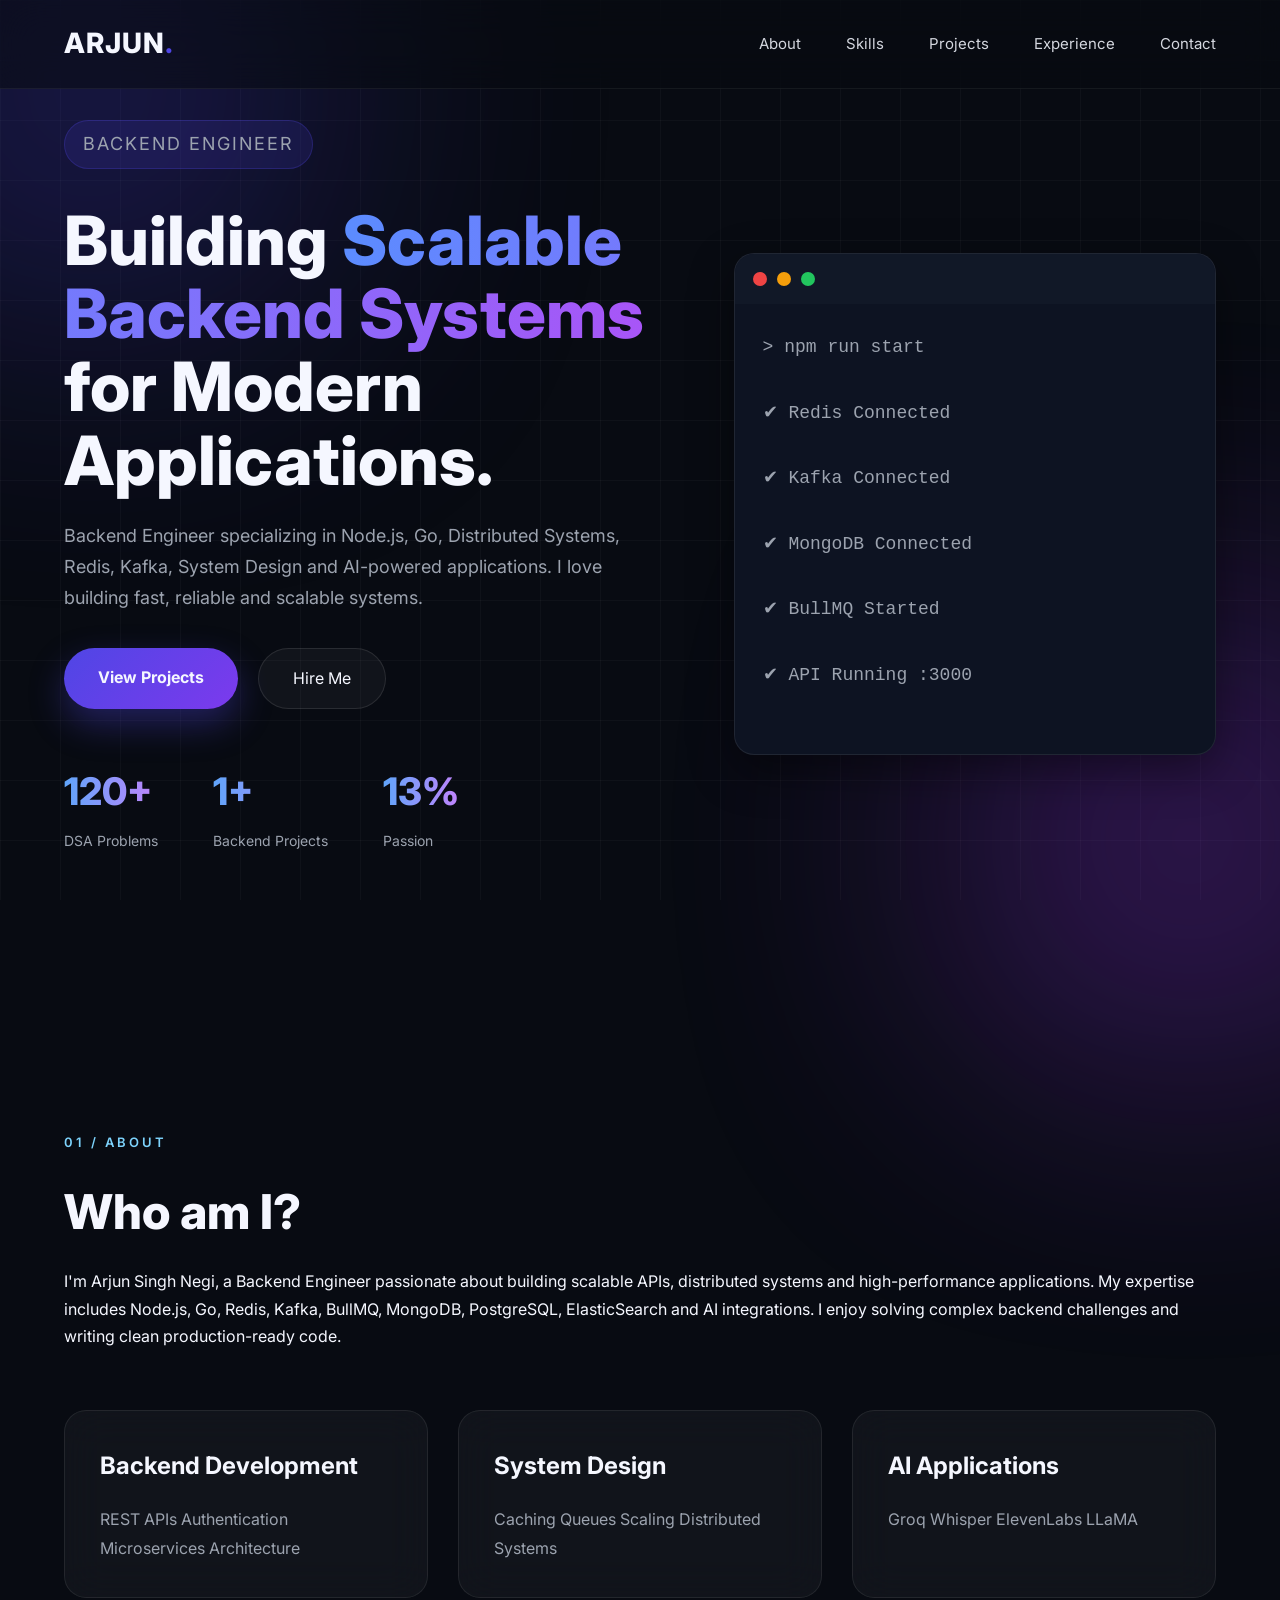
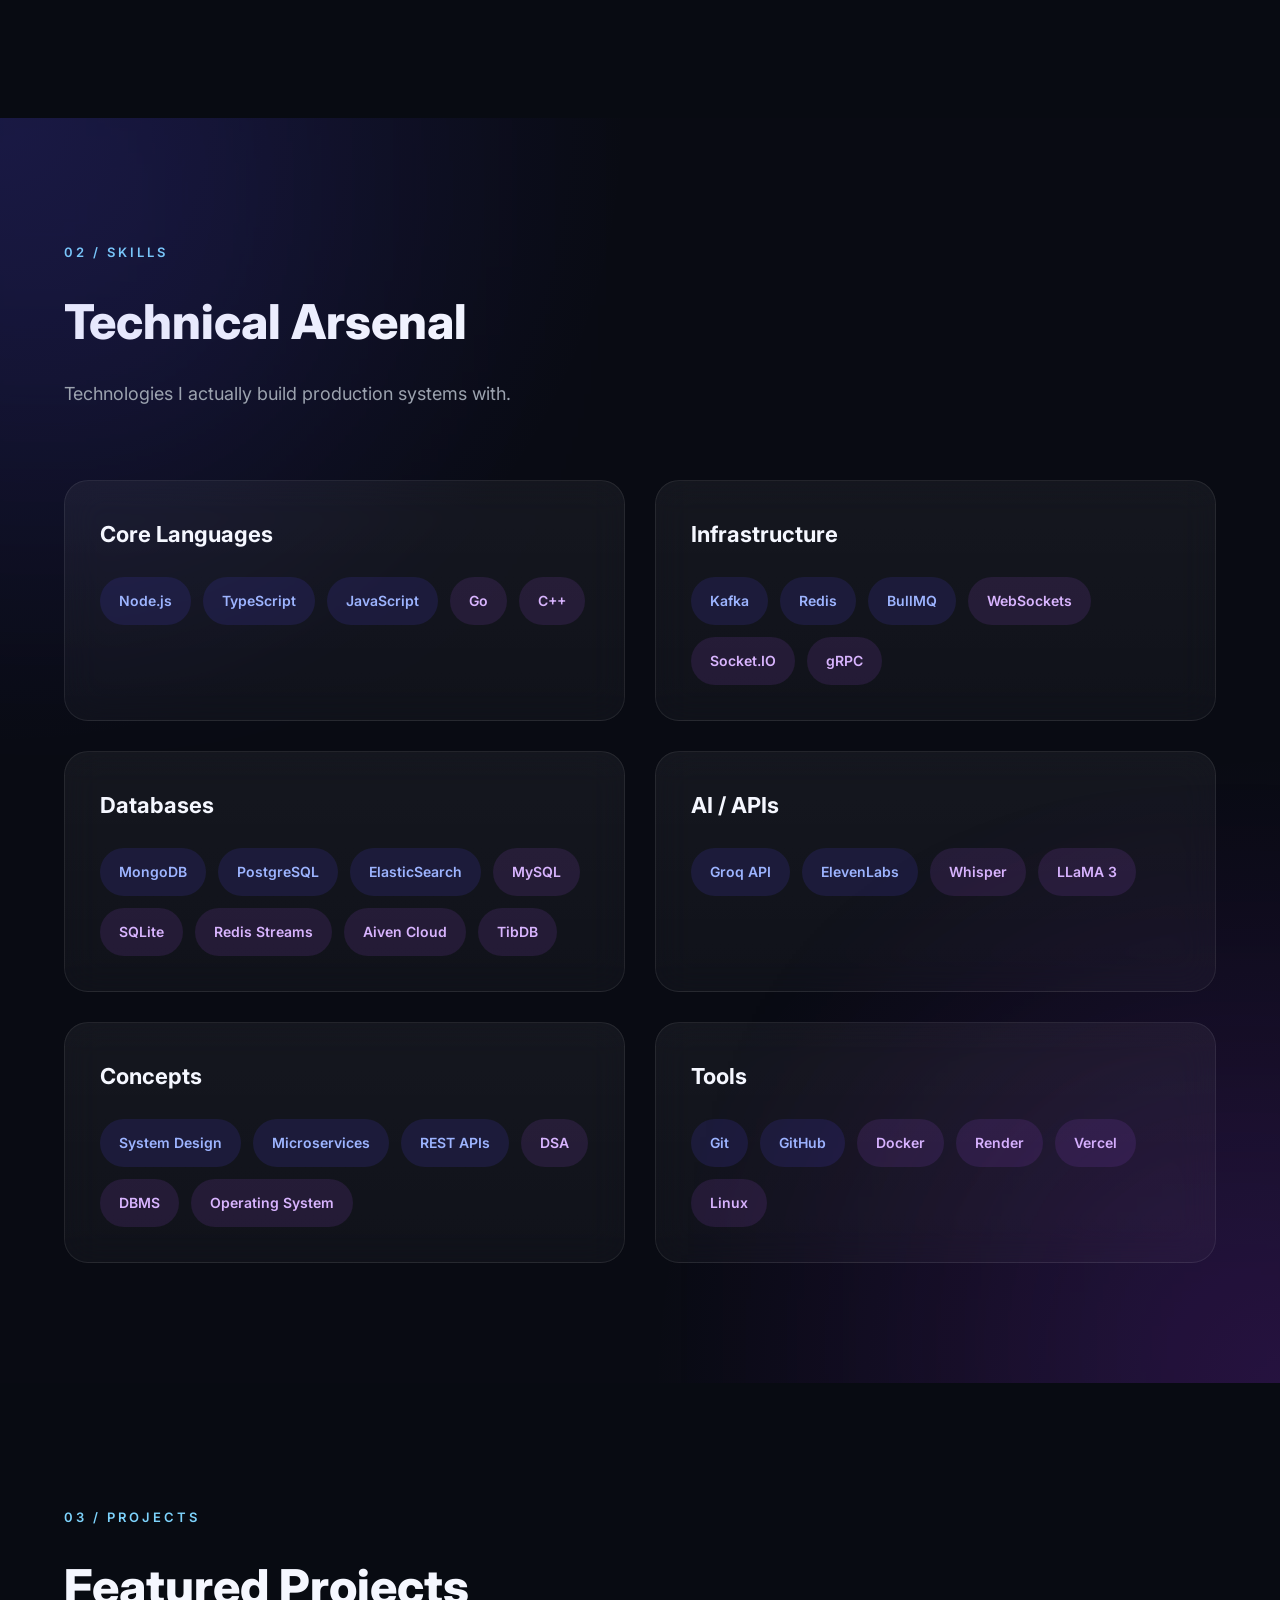
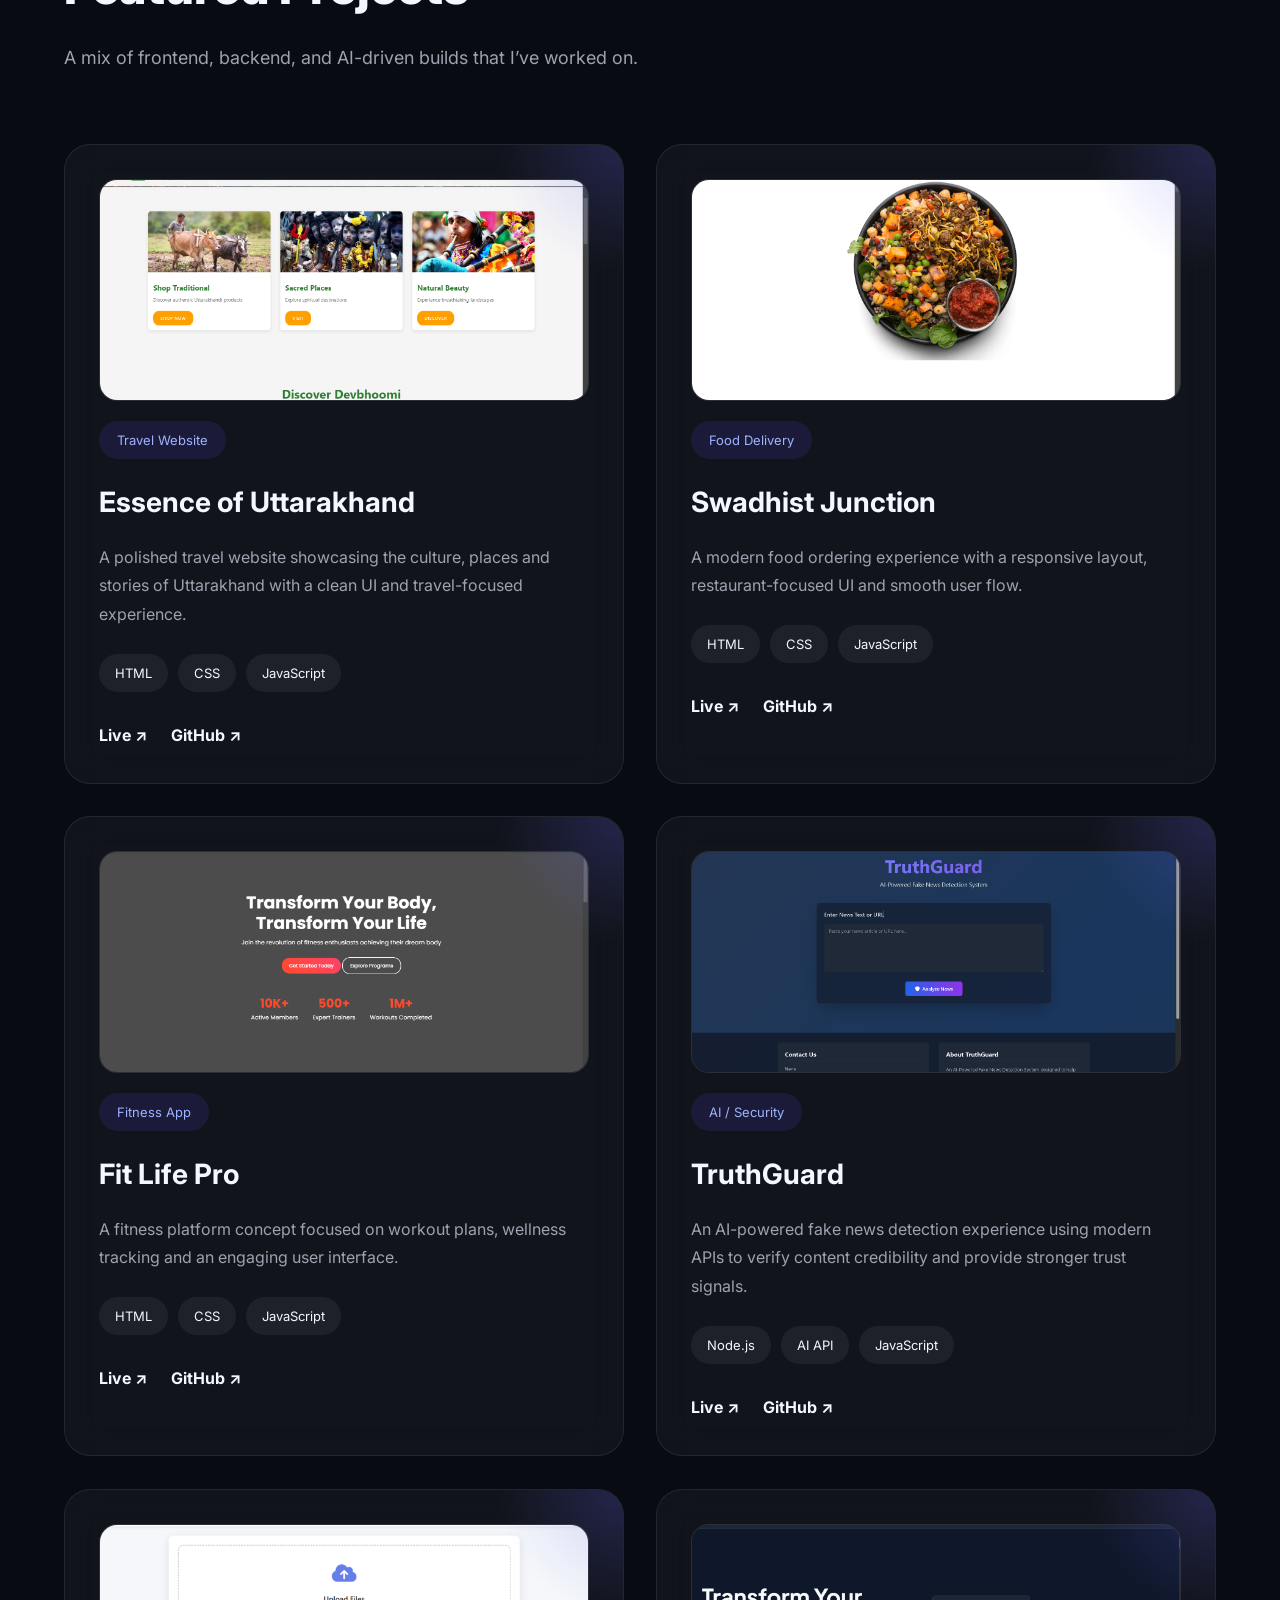
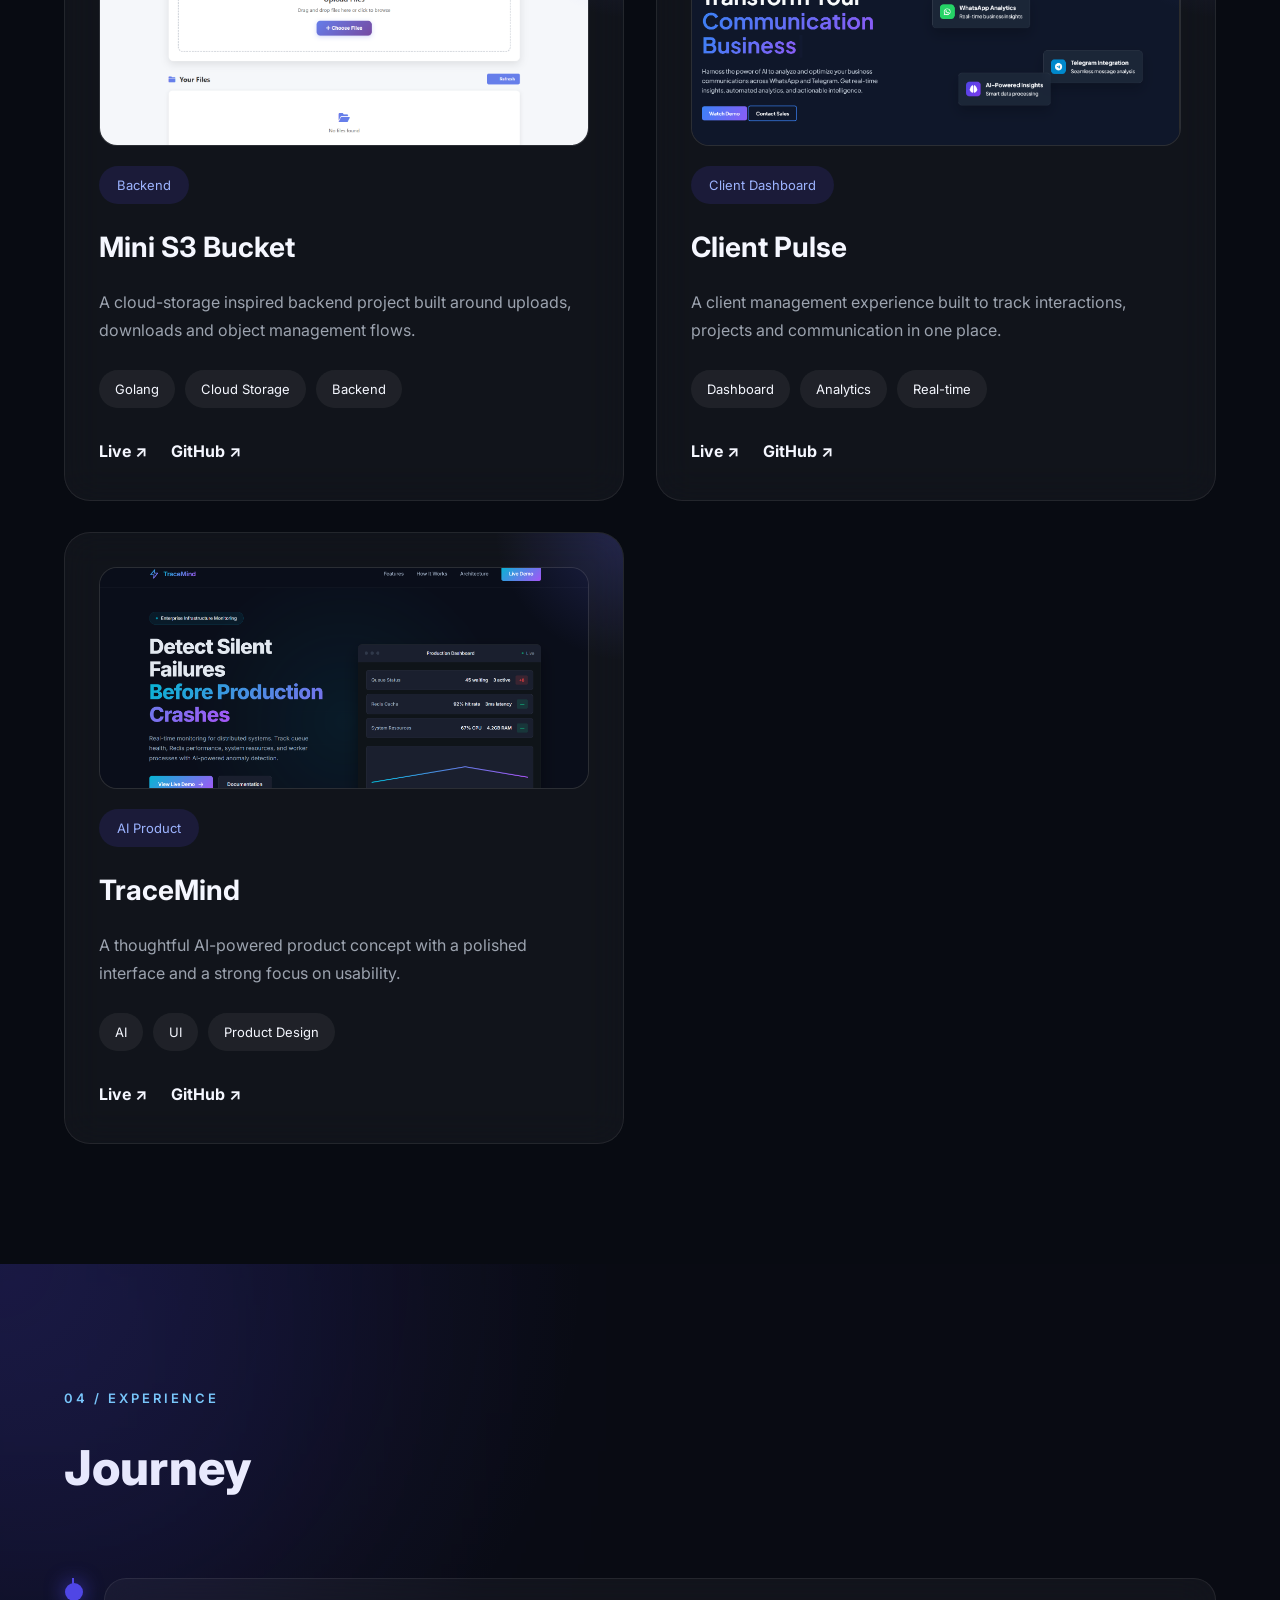
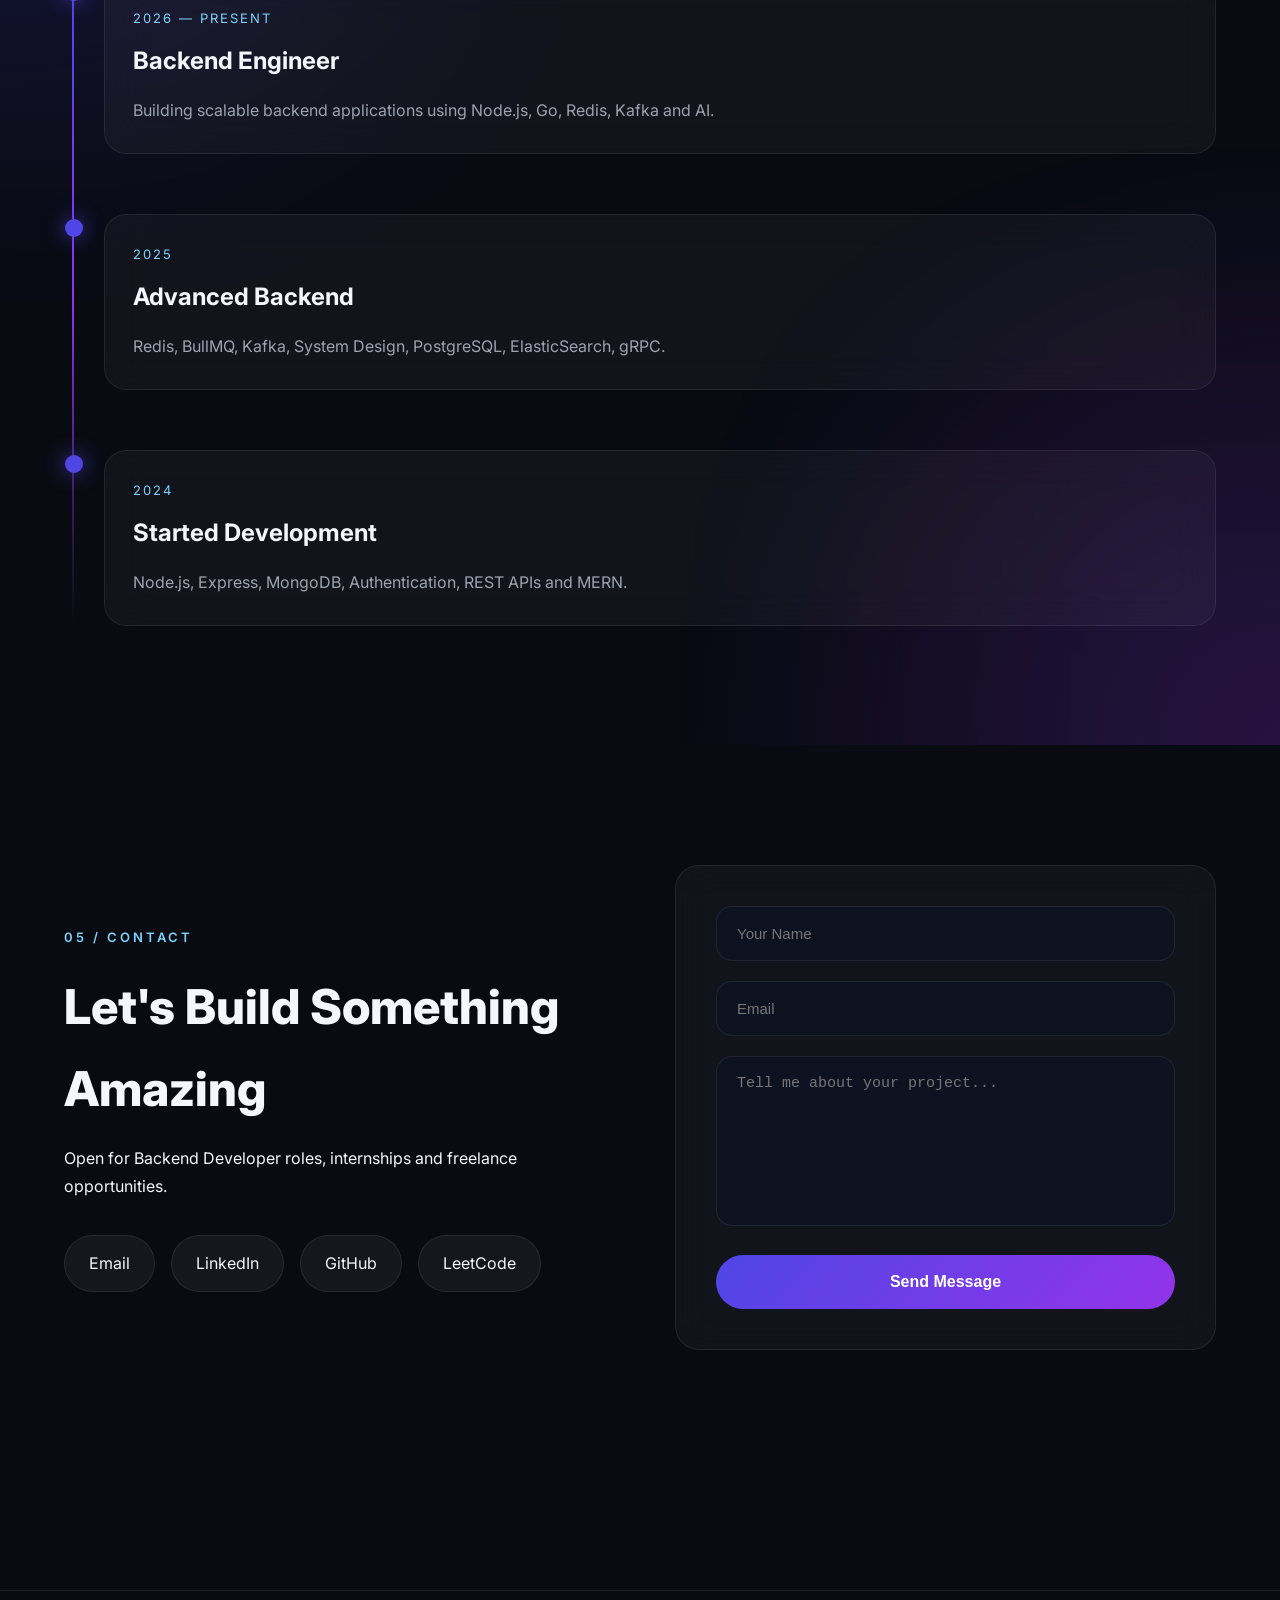
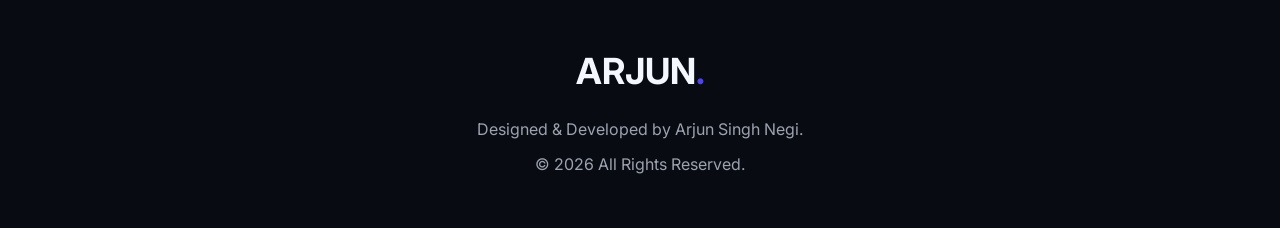
<file: index.html>
<!DOCTYPE html>
<html lang="en">

<head>
    <meta charset="UTF-8">
    <meta name="viewport" content="width=device-width, initial-scale=1.0">

    <title>Arjun Singh Negi | Backend Engineer</title>

    <link rel="preconnect" href="https://fonts.googleapis.com">
    <link rel="preconnect" href="https://fonts.gstatic.com" crossorigin>

    <link href="https://fonts.googleapis.com/css2?family=Inter:wght@300;400;500;600;700;800&display=swap"
        rel="stylesheet">

    <link rel="stylesheet" href="style.css">
</head>

<body>

    <div class="bg-grid"></div>
    <div class="blob blob1"></div>
    <div class="blob blob2"></div>

    <header class="navbar">

        <div class="wrap">

            <a href="#" class="logo">
                ARJUN<span>.</span>
            </a>

            <nav>

                <ul>

                    <li><a href="#about">About</a></li>

                    <li><a href="#skills">Skills</a></li>

                    <li><a href="#projects">Projects</a></li>

                    <li><a href="#experience">Experience</a></li>

                    <li><a href="#contact">Contact</a></li>

                </ul>

            </nav>

        </div>

    </header>

    <section class="hero">

        <div class="wrap hero-wrap">

            <div class="hero-left">

                <p class="eyebrow">

                    BACKEND ENGINEER

                </p>

                <h1>

                    Building

                    <span>

                        Scalable Backend Systems

                    </span>

                    for Modern Applications.

                </h1>

                <p>

                    Backend Engineer specializing in Node.js, Go, Distributed Systems, Redis, Kafka, System Design and
                    AI-powered applications.

                    I love building fast, reliable and scalable systems.

                </p>

                <div class="hero-buttons">

                    <a href="#projects" class="primary-btn">

                        View Projects

                    </a>

                    <a href="#contact" class="secondary-btn">

                        Hire Me

                    </a>

                </div>

                <div class="stats">

                    <div>

                        <h2>900+</h2>

                        <p>DSA Problems</p>

                    </div>

                    <div>

                        <h2>15+</h2>

                        <p>Backend Projects</p>

                    </div>

                    <div>

                        <h2>100%</h2>

                        <p>Passion</p>

                    </div>

                </div>

            </div>

            <div class="hero-right">

                <div class="terminal">

                    <div class="terminal-header">

                        <span></span>

                        <span></span>

                        <span></span>

                    </div>

                    <div class="terminal-body">

                        <p>> node server.js</p>

                        <p class="green">✔ Redis Connected</p>

                        <p class="green">✔ Kafka Connected</p>

                        <p class="green">✔ MongoDB Connected</p>

                        <p class="green">✔ API Running :3000</p>

                        <p class="blink">_</p>

                    </div>

                </div>

            </div>

        </div>

    </section>

    <section id="about" class="section">

        <div class="wrap">

            <p class="section-eyebrow">

                01 / ABOUT

            </p>

            <h2>

                Who am I?

            </h2>

            <p class="section-text">

                I'm Arjun Singh Negi, a Backend Engineer passionate about building scalable APIs, distributed systems
                and high-performance applications.

                My expertise includes Node.js, Go, Redis, Kafka, BullMQ, MongoDB, PostgreSQL, ElasticSearch and AI
                integrations.

                I enjoy solving complex backend challenges and writing clean production-ready code.

            </p>

            <div class="about-cards">

                <div class="about-card">

                    <h3>

                        Backend Development

                    </h3>

                    <p>

                        REST APIs

                        Authentication

                        Microservices

                        Architecture

                    </p>

                </div>

                <div class="about-card">

                    <h3>

                        System Design

                    </h3>

                    <p>

                        Caching

                        Queues

                        Scaling

                        Distributed Systems

                    </p>

                </div>

                <div class="about-card">

                    <h3>

                        AI Applications

                    </h3>

                    <p>

                        Groq

                        Whisper

                        ElevenLabs

                        LLaMA

                    </p>

                </div>

            </div>

        </div>

    </section>

    <section id="skills" class="section section-dark">

        <div class="wrap">

            <p class="section-eyebrow">

                02 / SKILLS

            </p>

            <h2>

                Technical Arsenal

            </h2>

            <p class="section-sub">

                Technologies I actually build production systems with.

            </p>

            <div class="skills-grid">

                <div class="skill-group">

                    <h4>

                        Core Languages

                    </h4>

                    <div class="skill-tags">

                        <span class="tier1">Node.js</span>

                        <span class="tier1">TypeScript</span>

                        <span class="tier1">JavaScript</span>

                        <span class="tier2">Go</span>

                        <span class="tier2">C++</span>

                    </div>

                </div>

                <div class="skill-group">

                    <h4>

                        Infrastructure

                    </h4>

                    <div class="skill-tags">

                        <span class="tier1">Kafka</span>

                        <span class="tier1">Redis</span>

                        <span class="tier1">BullMQ</span>

                        <span class="tier2">WebSockets</span>

                        <span class="tier2">Socket.IO</span>

                        <span class="tier2">gRPC</span>

                    </div>

                </div>

                <div class="skill-group">

                    <h4>

                        Databases

                    </h4>

                    <div class="skill-tags">

                        <span class="tier1">MongoDB</span>

                        <span class="tier1">PostgreSQL</span>

                        <span class="tier1">ElasticSearch</span>

                        <span class="tier2">MySQL</span>

                        <span class="tier2">SQLite</span>

                        <span class="tier2">Redis Streams</span>

                        <span class="tier2">Aiven Cloud</span>

                        <span class="tier2">TibDB</span>

                    </div>

                </div>

                <div class="skill-group">

                    <h4>

                        AI / APIs

                    </h4>

                    <div class="skill-tags">

                        <span class="tier1">Groq API</span>

                        <span class="tier1">ElevenLabs</span>

                        <span class="tier2">Whisper</span>

                        <span class="tier2">LLaMA 3</span>

                    </div>

                </div>

                <div class="skill-group">

                    <h4>

                        Concepts

                    </h4>

                    <div class="skill-tags">

                        <span class="tier1">System Design</span>

                        <span class="tier1">Microservices</span>

                        <span class="tier1">REST APIs</span>

                        <span class="tier2">DSA</span>

                        <span class="tier2">DBMS</span>

                        <span class="tier2">Operating System</span>

                    </div>

                </div>

                <div class="skill-group">

                    <h4>

                        Tools

                    </h4>

                    <div class="skill-tags">

                        <span class="tier1">Git</span>

                        <span class="tier1">GitHub</span>

                        <span class="tier2">Docker</span>

                        <span class="tier2">Render</span>

                        <span class="tier2">Vercel</span>

                        <span class="tier2">Linux</span>

                    </div>

                </div>

            </div>

        </div>

    </section>
    <!-- ================= PROJECTS ================= -->

    <section id="projects" class="section">

        <div class="wrap">

            <div class="section-eyebrow">
                03 / PROJECTS
            </div>

            <h2 class="section-title">
                Featured Projects
            </h2>

            <p class="section-sub">
                A mix of frontend, backend, and AI-driven builds that I’ve worked on.
            </p>

            <div class="project-grid">

                <div class="project-card">

                    <div class="project-media">
                        <img src="images/essence of uttrakhand.png" alt="Essence of Uttarakhand">
                    </div>

                    <span class="project-badge">
                        Travel Website
                    </span>

                    <h3>
                        Essence of Uttarakhand
                    </h3>

                    <p>
                        A polished travel website showcasing the culture, places and stories of Uttarakhand with a
                        clean UI and travel-focused experience.
                    </p>

                    <div class="project-stack">

                        <span>HTML</span>

                        <span>CSS</span>

                        <span>JavaScript</span>

                    </div>

                    <div class="project-links">

                        <a href="https://essenceofuttarakhand.netlify.app/" target="_blank" rel="noopener noreferrer">
                            Live ↗
                        </a>

                        <a href="https://github.com/Arjun9756" target="_blank" rel="noopener noreferrer">
                            GitHub ↗
                        </a>

                    </div>

                </div>

                <div class="project-card">

                    <div class="project-media">
                        <img src="images/swadhist junction.png" alt="Swadhist Junction">
                    </div>

                    <span class="project-badge">
                        Food Delivery
                    </span>

                    <h3>
                        Swadhist Junction
                    </h3>

                    <p>
                        A modern food ordering experience with a responsive layout, restaurant-focused UI and smooth
                        user flow.
                    </p>

                    <div class="project-stack">

                        <span>HTML</span>

                        <span>CSS</span>

                        <span>JavaScript</span>

                    </div>

                    <div class="project-links">

                        <a href="https://swadhistjunction.netlify.app/" target="_blank" rel="noopener noreferrer">
                            Live ↗
                        </a>

                        <a href="https://github.com/Arjun9756" target="_blank" rel="noopener noreferrer">
                            GitHub ↗
                        </a>

                    </div>

                </div>

                <div class="project-card">

                    <div class="project-media">
                        <img src="images/fit life pro.png" alt="Fit Life Pro">
                    </div>

                    <span class="project-badge">
                        Fitness App
                    </span>

                    <h3>
                        Fit Life Pro
                    </h3>

                    <p>
                        A fitness platform concept focused on workout plans, wellness tracking and an engaging user
                        interface.
                    </p>

                    <div class="project-stack">

                        <span>HTML</span>

                        <span>CSS</span>

                        <span>JavaScript</span>

                    </div>

                    <div class="project-links">

                        <a href="https://fitlifepros.netlify.app/" target="_blank" rel="noopener noreferrer">
                            Live ↗
                        </a>

                        <a href="https://github.com/Arjun9756" target="_blank" rel="noopener noreferrer">
                            GitHub ↗
                        </a>

                    </div>

                </div>

                <div class="project-card">

                    <div class="project-media">
                        <img src="images/turthGuard.png" alt="TruthGuard">
                    </div>

                    <span class="project-badge">
                        AI / Security
                    </span>

                    <h3>
                        TruthGuard
                    </h3>

                    <p>
                        An AI-powered fake news detection experience using modern APIs to verify content credibility and
                        provide stronger trust signals.
                    </p>

                    <div class="project-stack">

                        <span>Node.js</span>

                        <span>AI API</span>

                        <span>JavaScript</span>

                    </div>

                    <div class="project-links">

                        <a href="https://truth-guards.netlify.app/login.html" target="_blank" rel="noopener noreferrer">
                            Live ↗
                        </a>

                        <a href="https://github.com/Arjun9756" target="_blank" rel="noopener noreferrer">
                            GitHub ↗
                        </a>

                    </div>

                </div>

                <div class="project-card">

                    <div class="project-media">
                        <img src="images/MINI 1.PNG" alt="Mini S3 Bucket">
                    </div>

                    <span class="project-badge">
                        Backend
                    </span>

                    <h3>
                        Mini S3 Bucket
                    </h3>

                    <p>
                        A cloud-storage inspired backend project built around uploads, downloads and object management
                        flows.
                    </p>

                    <div class="project-stack">

                        <span>Golang</span>

                        <span>Cloud Storage</span>

                        <span>Backend</span>

                    </div>

                    <div class="project-links">

                        <a href="https://mini-backend-deployment.onrender.com/" target="_blank" rel="noopener noreferrer">
                            Live ↗
                        </a>

                        <a href="https://github.com/Arjun9756" target="_blank" rel="noopener noreferrer">
                            GitHub ↗
                        </a>

                    </div>

                </div>

                <div class="project-card">

                    <div class="project-media">
                        <img src="images/Client Pulse 1.PNG" alt="Client Pulse">
                    </div>

                    <span class="project-badge">
                        Client Dashboard
                    </span>

                    <h3>
                        Client Pulse
                    </h3>

                    <p>
                        A client management experience built to track interactions, projects and communication in one
                        place.
                    </p>

                    <div class="project-stack">

                        <span>Dashboard</span>

                        <span>Analytics</span>

                        <span>Real-time</span>

                    </div>

                    <div class="project-links">

                        <a href="https://client-pulse.netlify.app/" target="_blank" rel="noopener noreferrer">
                            Live ↗
                        </a>

                        <a href="https://github.com/Arjun9756" target="_blank" rel="noopener noreferrer">
                            GitHub ↗
                        </a>

                    </div>

                </div>

                <div class="project-card">

                    <div class="project-media">
                        <img src="images/TraceMind1.png" alt="TraceMind">
                    </div>

                    <span class="project-badge">
                        AI Product
                    </span>

                    <h3>
                        TraceMind
                    </h3>

                    <p>
                        A thoughtful AI-powered product concept with a polished interface and a strong focus on usability.
                    </p>

                    <div class="project-stack">

                        <span>AI</span>

                        <span>UI</span>

                        <span>Product Design</span>

                    </div>

                    <div class="project-links">

                        <a href="https://tracemind-deployement.onrender.com/" target="_blank" rel="noopener noreferrer">
                            Live ↗
                        </a>

                        <a href="https://github.com/Arjun9756/TraceMind" target="_blank" rel="noopener noreferrer">
                            GitHub ↗
                        </a>

                    </div>

                </div>

            </div>

        </div>

    </section>



    <!-- ================= EXPERIENCE ================= -->

    <section id="experience" class="section section-dark">

        <div class="wrap">

            <div class="section-eyebrow">

                04 / EXPERIENCE

            </div>

            <h2>

                Journey

            </h2>

            <div class="timeline">

                <div class="timeline-item">

                    <div class="dot"></div>

                    <div class="timeline-content">

                        <span>

                            2026 — Present

                        </span>

                        <h3>

                            Backend Engineer

                        </h3>

                        <p>

                            Building scalable backend applications using Node.js, Go, Redis, Kafka and AI.

                        </p>

                    </div>

                </div>

                <div class="timeline-item">

                    <div class="dot"></div>

                    <div class="timeline-content">

                        <span>

                            2025

                        </span>

                        <h3>

                            Advanced Backend

                        </h3>

                        <p>

                            Redis, BullMQ, Kafka, System Design, PostgreSQL, ElasticSearch, gRPC.

                        </p>

                    </div>

                </div>

                <div class="timeline-item">

                    <div class="dot"></div>

                    <div class="timeline-content">

                        <span>

                            2024

                        </span>

                        <h3>

                            Started Development

                        </h3>

                        <p>

                            Node.js, Express, MongoDB, Authentication, REST APIs and MERN.

                        </p>

                    </div>

                </div>

            </div>

        </div>

    </section>



    <!-- ================= CONTACT ================= -->

    <section id="contact" class="section">

        <div class="wrap contact-wrap">

            <div>

                <div class="section-eyebrow">

                    05 / CONTACT

                </div>

                <h2>

                    Let's Build Something Amazing

                </h2>

                <p>

                    Open for Backend Developer roles, internships and freelance opportunities.

                </p>

                <div class="contact-links">

                    <a href="mailto:ab9604783@gmail.com" target="_blank" rel="noopener noreferrer">

                        Email

                    </a>

                    <a href="https://www.linkedin.com/in/arjun-singh-negi-60b983302/" target="_blank" rel="noopener noreferrer">

                        LinkedIn

                    </a>

                    <a href="https://github.com/arjun9756" target="_blank" rel="noopener noreferrer">

                        GitHub

                    </a>

                    <a href="https://leetcode.com/u/as9604793" target="_blank" rel="noopener noreferrer">

                        LeetCode

                    </a>

                </div>

            </div>

            <form action="https://api.web3forms.com/submit" method="POST" class="contact-form">
                <input type="hidden" name="access_key" value="9eddc368-c586-4cdf-afea-5fa2e28b24c4">
                <input type="text" name="name" placeholder="Your Name" required>
                <input type="email" name="email" placeholder="Email" required>
                <textarea name="message" placeholder="Tell me about your project..." required></textarea>
                <button type="submit">
                    Send Message
                </button>
            </form>

        </div>

    </section>



    <!-- ================= FOOTER ================= -->

    <footer>

        <div class="wrap footer-wrap">

            <h2>

                ARJUN<span>.</span>

            </h2>

            <p>

                Designed & Developed by Arjun Singh Negi.

            </p>

            <p>

                © 2026 All Rights Reserved.

            </p>

        </div>

    </footer>

    <script src="script.js"></script>

</body>

</html>
</file>
<file: style.css>
/*==========================
    GOOGLE FONT
===========================*/

@import url('https://fonts.googleapis.com/css2?family=Inter:wght@300;400;500;600;700;800;900&display=swap');


/*==========================
        ROOT
===========================*/

:root {

    --bg: #080b12;

    --bg2: #0e1220;

    --card: rgba(255, 255, 255, .05);

    --border: rgba(255, 255, 255, .08);

    --text: #f5f7ff;

    --light: #9ca3af;

    --blue: #4f46e5;

    --purple: #7c3aed;

    --cyan: #06b6d4;

    --green: #10b981;

    --radius: 22px;

    --shadow:

        0 15px 45px rgba(0, 0, 0, .45);

}


/*==========================
RESET
===========================*/

* {

    margin: 0;

    padding: 0;

    box-sizing: border-box;

}

html {

    scroll-behavior: smooth;

}

body {

    font-family: Inter, sans-serif;

    background: var(--bg);

    color: var(--text);

    overflow-x: hidden;

    line-height: 1.7;

}


/*==========================
SCROLLBAR
===========================*/

::-webkit-scrollbar {

    width: 10px;

}

::-webkit-scrollbar-track {

    background: #07090d;

}

::-webkit-scrollbar-thumb {

    background: linear-gradient(180deg,

            var(--blue),

            var(--purple));

    border-radius: 20px;

}


/*==========================
BACKGROUND GRID
===========================*/

.bg-grid {

    position: fixed;

    inset: 0;

    background-image:

        linear-gradient(rgba(255, 255, 255, .03) 1px,

            transparent 1px),

        linear-gradient(90deg,

            rgba(255, 255, 255, .03) 1px,

            transparent 1px);

    background-size: 60px 60px;

    z-index: -10;

}


/*==========================
FLOATING BLOBS
===========================*/

.blob {

    position: fixed;

    border-radius: 50%;

    filter: blur(140px);

    z-index: -9;

    animation: float 15s ease-in-out infinite;

    opacity: .45;

}

.blob1 {

    width: 420px;

    height: 420px;

    background: #4338ca;

    top: -120px;

    left: -120px;

}

.blob2 {

    width: 420px;

    height: 420px;

    background: #9333ea;

    bottom: -150px;

    right: -120px;

    animation-delay: 5s;

}

@keyframes float {

    0% {

        transform:

            translateY(0) translateX(0);

    }

    50% {

        transform:

            translateY(-70px) translateX(40px);

    }

    100% {

        transform:

            translateY(0) translateX(0);

    }

}


/*==========================
COMMON
===========================*/

.wrap {

    width: min(1180px, 90%);

    margin: auto;

}

section {

    padding: 120px 0;

}

a {

    text-decoration: none;

    color: inherit;

}

img {

    width: 100%;

    display: block;

}


/*==========================
NAVBAR
===========================*/

.navbar {

    position: fixed;

    top: 0;

    left: 0;

    width: 100%;

    z-index: 999;

    backdrop-filter: blur(18px);

    background: rgba(8, 11, 18, .6);

    border-bottom: 1px solid rgba(255, 255, 255, .06);

}

.navbar .wrap {

    display: flex;

    align-items: center;

    justify-content: space-between;

    padding: 20px 0;

}

.logo {

    font-size: 28px;

    font-weight: 800;

    letter-spacing: 1px;

}

.logo span {

    color: var(--blue);

}

nav ul {

    display: flex;

    gap: 45px;

    list-style: none;

}

nav a {

    color: #d4d7df;

    font-size: 15px;

    transition: .3s;

}

nav a:hover {

    color: white;

}

.resume-btn {

    padding: 13px 24px;

    background:

        linear-gradient(135deg,

            var(--blue),

            var(--purple));

    border-radius: 999px;

    font-weight: 600;

    transition: .35s;

    box-shadow:

        0 10px 30px rgba(79, 70, 229, .35);

}

.resume-btn:hover {

    transform: translateY(-4px);

}


/*==========================
HERO
===========================*/

.hero {

    min-height: 100vh;

    display: flex;

    align-items: center;

}

.hero-wrap {

    display: grid;

    grid-template-columns:

        1.1fr .9fr;

    gap: 80px;

    align-items: center;

}

.eyebrow {

    display: inline-flex;

    padding: 8px 18px;

    border-radius: 999px;

    background: rgba(79, 70, 229, .15);

    border: 1px solid rgba(79, 70, 229, .25);

    color: #8ab4ff;

    font-size: 13px;

    letter-spacing: 2px;

    margin-bottom: 28px;

}

.hero h1 {

    font-size: 68px;

    line-height: 1.08;

    font-weight: 800;

    margin-bottom: 24px;

}

.hero h1 span {

    background:

        linear-gradient(90deg,

            #5b8cff,

            #a855f7);

    -webkit-background-clip: text;

    color: transparent;

}

.hero p {

    max-width: 620px;

    font-size: 18px;

    color: var(--light);

    margin-bottom: 35px;

}


/*==========================
BUTTONS
===========================*/

.hero-buttons {

    display: flex;

    gap: 20px;

    margin-bottom: 50px;

}

.primary-btn {

    padding: 16px 34px;

    border-radius: 999px;

    background:

        linear-gradient(135deg,

            var(--blue),

            var(--purple));

    font-weight: 700;

    transition: .35s;

    box-shadow:

        0 15px 35px rgba(79, 70, 229, .35);

}

.primary-btn:hover {

    transform: translateY(-6px);

}

.secondary-btn {

    padding: 16px 34px;

    border-radius: 999px;

    border: 1px solid rgba(255, 255, 255, .1);

    background: rgba(255, 255, 255, .04);

    transition: .35s;

}

.secondary-btn:hover {

    background: rgba(255, 255, 255, .08);

}


/*==========================
STATS
===========================*/

.stats {

    display: flex;

    gap: 55px;

    margin-top: 30px;

}

.stats h2 {

    font-size: 38px;

    margin-bottom: 5px;

    background:

        linear-gradient(90deg,

            #60a5fa,

            #c084fc);

    -webkit-background-clip: text;

    color: transparent;

}

.stats p {

    font-size: 14px;

    color: var(--light);

}


/*==========================
TERMINAL
===========================*/

.terminal {

    background: #0d1322;

    border: 1px solid rgba(255, 255, 255, .08);

    border-radius: 20px;

    overflow: hidden;

    box-shadow: var(--shadow);

}

.terminal-header {

    display: flex;

    gap: 10px;

    padding: 18px;

    background: #111827;

}

.terminal-header span {

    width: 14px;

    height: 14px;

    border-radius: 50%;

}

.terminal-header span:nth-child(1) {

    background: #ef4444;

}

.terminal-header span:nth-child(2) {

    background: #f59e0b;

}

.terminal-header span:nth-child(3) {

    background: #22c55e;

}

.terminal-body {

    padding: 28px;

    font-family: monospace;

    font-size: 16px;

}

.green {

    color: #22c55e;

    margin: 12px 0;

}

.blink {

    animation: blink 1s infinite;

}

@keyframes blink {

    50% {

        opacity: 0;

    }

}

/*==========================
SECTION TITLES
===========================*/

.section-eyebrow {
    display: inline-block;
    font-size: 13px;
    letter-spacing: 3px;
    text-transform: uppercase;
    color: #7dd3fc;
    margin-bottom: 18px;
    font-weight: 600;
}

.section-title,
section h2 {

    font-size: 48px;
    font-weight: 800;
    margin-bottom: 16px;

}

.section-sub {

    max-width: 650px;
    color: var(--light);
    font-size: 18px;
    margin-bottom: 60px;

}

/*==========================
ABOUT
===========================*/

.about-cards {

    display: grid;
    grid-template-columns: repeat(3, 1fr);
    gap: 30px;
    margin-top: 60px;

}

.about-card {

    position: relative;

    background: rgba(255, 255, 255, .04);

    border: 1px solid rgba(255, 255, 255, .08);

    backdrop-filter: blur(20px);

    padding: 35px;

    border-radius: 22px;

    transition: .4s;

    overflow: hidden;

}

.about-card::before {

    content: "";

    position: absolute;

    top: 0;
    left: -100%;

    width: 100%;
    height: 2px;

    background:

        linear-gradient(90deg,
            transparent,
            #6366f1,
            transparent);

    transition: .6s;

}

.about-card:hover::before {

    left: 100%;

}

.about-card:hover {

    transform: translateY(-10px);

    border-color: #6366f1;

    box-shadow:

        0 25px 60px rgba(99, 102, 241, .18);

}

.about-card h3 {

    font-size: 24px;

    margin-bottom: 18px;

}

.about-card p {

    color: var(--light);

    line-height: 1.8;

}

/*==========================
SKILLS
===========================*/

.skills-grid {

    display: grid;

    grid-template-columns: repeat(2, 1fr);

    gap: 30px;

    margin-top: 70px;

}

.skill-group {

    position: relative;

    overflow: hidden;

    background:

        linear-gradient(180deg,
            rgba(255, 255, 255, .05),
            rgba(255, 255, 255, .03));

    border: 1px solid rgba(255, 255, 255, .08);

    backdrop-filter: blur(18px);

    padding: 35px;

    border-radius: 24px;

    transition: .35s;

}

.skill-group::after {

    content: "";

    position: absolute;

    inset: 0;

    background:

        radial-gradient(circle at top right,
            rgba(99, 102, 241, .25),
            transparent 60%);

    opacity: 0;

    transition: .4s;

    pointer-events: none;

}

.skill-group:hover::after {

    opacity: 1;

}

.skill-group:hover {

    transform:

        translateY(-10px);

    border-color:

        rgba(99, 102, 241, .35);

    box-shadow:

        0 25px 65px rgba(79, 70, 229, .22);

}

.skill-group-title,
.skill-group h4 {

    font-size: 22px;

    margin-bottom: 24px;

    font-weight: 700;

}

/*==========================
SKILL TAGS
===========================*/

.skill-tags {

    display: flex;

    flex-wrap: wrap;

    gap: 12px;

}

.skill-tags span {

    padding: 11px 18px;

    border-radius: 999px;

    font-size: 14px;

    font-weight: 600;

    transition: .35s;

    cursor: pointer;

    border: 1px solid transparent;

}

/* Primary */

.tier1 {

    background:

        rgba(79, 70, 229, .15);

    color: #9db4ff;

    border-color:

        rgba(79, 70, 229, .25);

}

/* Secondary */

.tier2 {

    background:

        rgba(168, 85, 247, .12);

    color: #d8b4fe;

    border-color:

        rgba(168, 85, 247, .2);

}

/* Hover */

.skill-tags span:hover {

    transform:

        translateY(-5px) scale(1.06);

    background:

        linear-gradient(135deg,
            #4f46e5,
            #9333ea);

    color: white;

    box-shadow:

        0 12px 30px rgba(79, 70, 229, .45);

}

/*==========================
PROJECTS
===========================*/

.project-media {

    margin-bottom: 20px;

    border-radius: 18px;

    overflow: hidden;

    border: 1px solid rgba(255, 255, 255, .08);

    background: rgba(255, 255, 255, .04);

}

.project-media img {

    height: 220px;

    object-fit: cover;

    transition: transform .35s ease;

}

.project-card:hover .project-media img {

    transform: scale(1.05);

}

.project-grid {

    display: grid;

    grid-template-columns:

        repeat(2, 1fr);

    gap: 32px;

    margin-top: 70px;

}

.project-card {

    position: relative;

    overflow: hidden;

    background:

        rgba(255, 255, 255, .04);

    border: 1px solid rgba(255, 255, 255, .08);

    border-radius: 26px;

    padding: 34px;

    transition: .35s;

    backdrop-filter: blur(18px);

}

.project-card::before {

    content: "";

    position: absolute;

    top: -150px;

    right: -150px;

    width: 280px;

    height: 280px;

    background:

        radial-gradient(circle,

            rgba(99, 102, 241, .25),

            transparent 70%);

    transition: .5s;

}

.project-card:hover {

    transform:

        translateY(-12px);

    border-color:

        rgba(99, 102, 241, .35);

    box-shadow:

        0 30px 70px rgba(79, 70, 229, .2);

}

.project-card:hover::before {

    transform:

        scale(1.4);

}

.project-badge {

    display: inline-flex;

    padding: 8px 18px;

    border-radius: 999px;

    background:

        rgba(79, 70, 229, .15);

    color: #9db4ff;

    font-size: 13px;

    margin-bottom: 20px;

}

.project-card h3 {

    font-size: 28px;

    margin-bottom: 16px;

}

.project-card p {

    color: var(--light);

    margin-bottom: 25px;

    line-height: 1.8;

}

.project-stack {

    display: flex;

    flex-wrap: wrap;

    gap: 10px;

    margin-bottom: 30px;

}

.project-stack span {

    padding: 8px 16px;

    border-radius: 999px;

    background:

        rgba(255, 255, 255, .06);

    font-size: 13px;

}

.project-links {

    display: flex;

    gap: 24px;

}

.project-links a {

    font-weight: 700;

    transition: .3s;

}

.project-links a:hover {

    color: #8ab4ff;

}

/*=========================================
        EXPERIENCE TIMELINE
=========================================*/

.timeline {

    position: relative;

    margin-top: 70px;

    padding-left: 40px;

}

.timeline::before {

    content: "";

    position: absolute;

    left: 8px;

    top: 0;

    width: 2px;

    height: 100%;

    background: linear-gradient(180deg,

            #4f46e5,

            #9333ea,

            transparent);

}

.timeline-item {

    position: relative;

    padding-bottom: 60px;

}

.timeline-item:last-child {

    padding-bottom: 0;

}

.dot {

    position: absolute;

    left: -39px;

    top: 5px;

    width: 18px;

    height: 18px;

    border-radius: 50%;

    background: #4f46e5;

    box-shadow:

        0 0 20px rgba(79, 70, 229, .8);

}

.timeline-content {

    background: rgba(255, 255, 255, .04);

    border: 1px solid rgba(255, 255, 255, .08);

    padding: 28px;

    border-radius: 22px;

    backdrop-filter: blur(20px);

    transition: .35s;

}

.timeline-content:hover {

    transform: translateX(8px);

    border-color: #4f46e5;

    box-shadow:

        0 20px 60px rgba(79, 70, 229, .18);

}

.timeline-content span {

    display: block;

    font-size: 13px;

    letter-spacing: 2px;

    text-transform: uppercase;

    color: #7dd3fc;

    margin-bottom: 12px;

}

.timeline-content h3 {

    font-size: 24px;

    margin-bottom: 14px;

}

.timeline-content p {

    color: var(--light);

    line-height: 1.8;

}


/*=========================================
CONTACT
=========================================*/

.contact-wrap {

    display: grid;

    grid-template-columns: 1fr 1fr;

    gap: 70px;

    align-items: center;

}

.contact-links {

    display: flex;

    flex-wrap: wrap;

    gap: 16px;

    margin-top: 35px;

}

.contact-links a {

    padding: 14px 24px;

    border-radius: 999px;

    background: rgba(255, 255, 255, .05);

    border: 1px solid rgba(255, 255, 255, .08);

    transition: .35s;

}

.contact-links a:hover {

    background: linear-gradient(135deg,

            #4f46e5,

            #9333ea);

    transform: translateY(-5px);

}

.contact-form {

    background: rgba(255, 255, 255, .04);

    padding: 40px;

    border-radius: 24px;

    border: 1px solid rgba(255, 255, 255, .08);

    backdrop-filter: blur(18px);

}

.contact-form input,

.contact-form textarea {

    width: 100%;

    padding: 18px 20px;

    margin-bottom: 20px;

    border-radius: 16px;

    background: #0d1220;

    border: 1px solid rgba(255, 255, 255, .08);

    color: white;

    outline: none;

    font-size: 15px;

    transition: .3s;

}

.contact-form input:focus,

.contact-form textarea:focus {

    border-color: #4f46e5;

    box-shadow:

        0 0 20px rgba(79, 70, 229, .3);

}

.contact-form textarea {

    resize: none;

    height: 170px;

}

.contact-form button {

    width: 100%;

    padding: 18px;

    border: none;

    cursor: pointer;

    font-size: 16px;

    font-weight: 700;

    border-radius: 999px;

    background: linear-gradient(135deg,

            #4f46e5,

            #9333ea);

    transition: .35s;

    color: white;

}

.contact-form button:hover {

    transform: translateY(-5px);

    box-shadow:

        0 18px 40px rgba(79, 70, 229, .35);

}


/*=========================================
FOOTER
=========================================*/

footer {

    margin-top: 120px;

    padding: 50px 0;

    border-top: 1px solid rgba(255, 255, 255, .08);

    text-align: center;

}

.footer-wrap h2 {

    font-size: 36px;

    margin-bottom: 14px;

}

.footer-wrap h2 span {

    color: #4f46e5;

}

.footer-wrap p {

    color: var(--light);

    margin-top: 8px;

}


/*=========================================
HOVER GLOW
=========================================*/

.skill-group,

.project-card,

.about-card,

.timeline-content {

    will-change: transform;

}

.skill-group:hover,

.project-card:hover,

.about-card:hover {

    transform:

        translateY(-10px) scale(1.02);

}


/*=========================================
SECTION BACKGROUND
=========================================*/

.section-dark {

    position: relative;

    overflow: hidden;

    background:

        radial-gradient(circle at top left,

            rgba(79, 70, 229, .15),

            transparent 35%),

        radial-gradient(circle at bottom right,

            rgba(147, 51, 234, .15),

            transparent 35%),

        #090b13;

}

.section-dark::before {

    content: "";

    position: absolute;

    width: 450px;

    height: 450px;

    background: #4f46e5;

    filter: blur(160px);

    opacity: .18;

    left: -180px;

    top: -150px;

    pointer-events: none;

}

.section-dark::after {

    content: "";

    position: absolute;

    width: 420px;

    height: 420px;

    background: #9333ea;

    filter: blur(170px);

    opacity: .15;

    right: -170px;

    bottom: -170px;

    pointer-events: none;

}


/*=========================================
FADE ANIMATION
=========================================*/

.fade-up {

    opacity: 0;

    transform: translateY(40px);

    transition:

        opacity .8s,

        transform .8s;

}

.fade-up.show {

    opacity: 1;

    transform: translateY(0);

}


/*=========================================
RESPONSIVE
=========================================*/

@media(max-width:1000px) {

    .hero-wrap {

        grid-template-columns: 1fr;

    }

    .project-grid {

        grid-template-columns: 1fr;

    }

    .skills-grid {

        grid-template-columns: 1fr;

    }

    .about-cards {

        grid-template-columns: 1fr;

    }

    .contact-wrap {

        grid-template-columns: 1fr;

    }

    .stats {

        justify-content: space-between;

    }

}

@media(max-width:768px) {

    .hero h1 {

        font-size: 48px;

    }

    .section-title {

        font-size: 36px;

    }

    nav {

        display: none;

    }

    .resume-btn {

        display: none;

    }

    .stats {

        flex-direction: column;

        gap: 25px;

    }

    .timeline {

        padding-left: 25px;

    }

    .dot {

        left: -25px;

    }

    .contact-form {

        padding: 25px;

    }

    section {

        padding: 90px 0;

    }

}

@media(max-width:500px) {

    .hero {

        padding-top: 120px;

    }

    .hero h1 {

        font-size: 38px;

    }

    .primary-btn,

    .secondary-btn {

        width: 100%;

        text-align: center;

    }

    .hero-buttons {

        flex-direction: column;

    }

    .contact-links {

        flex-direction: column;

    }

    .contact-links a {

        text-align: center;

    }

}
</file>
